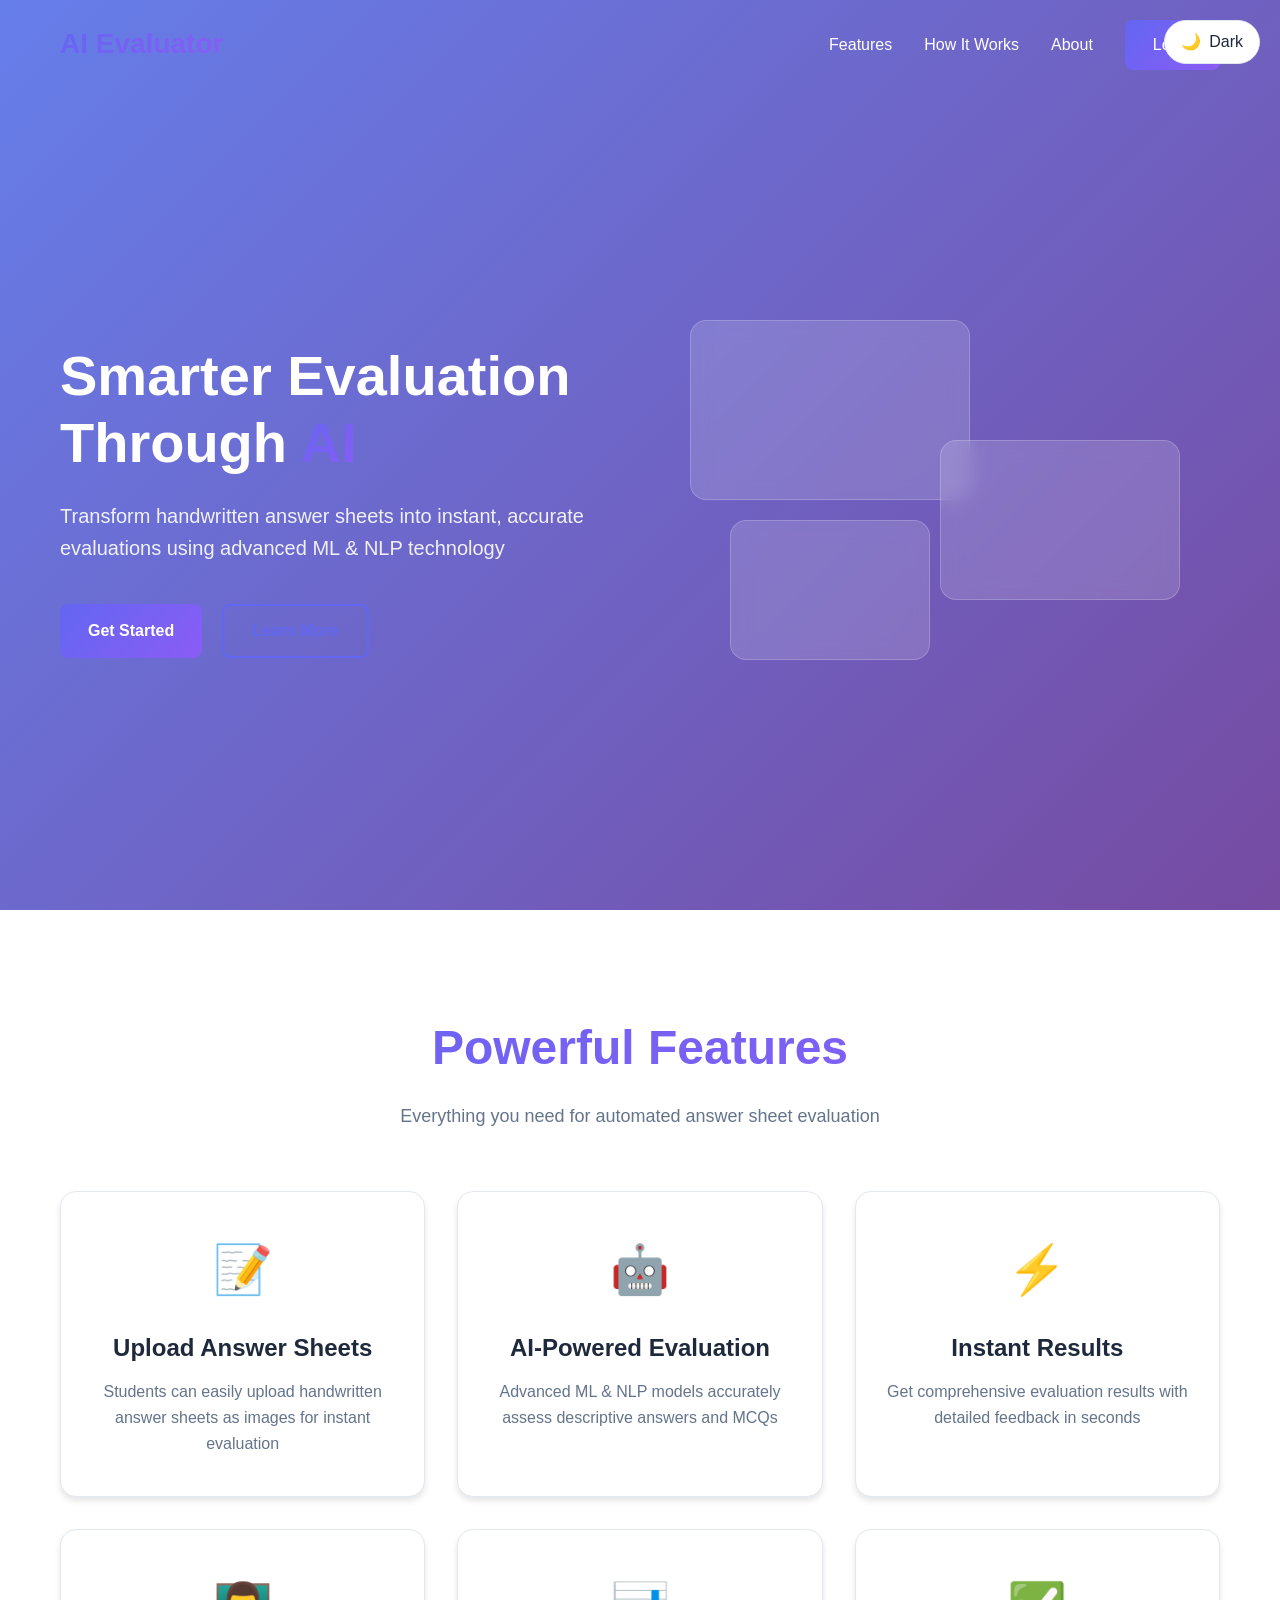
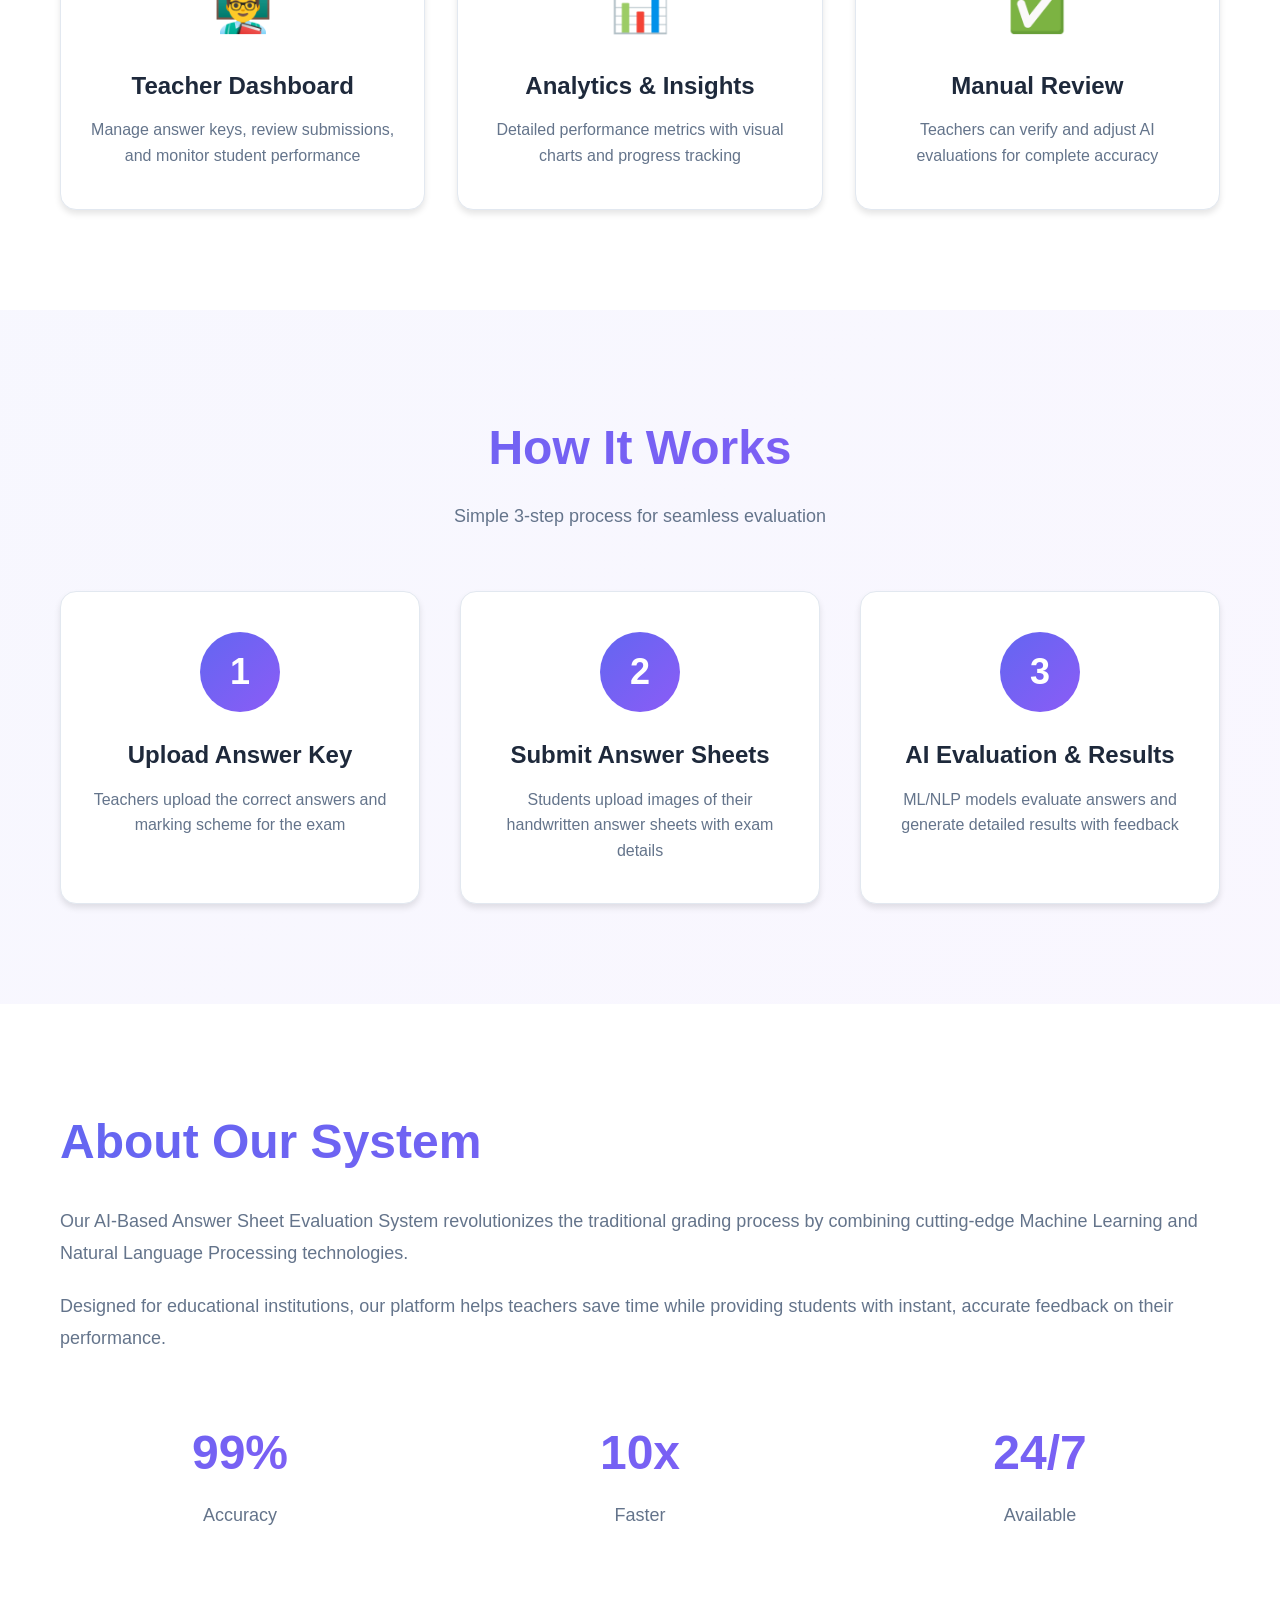
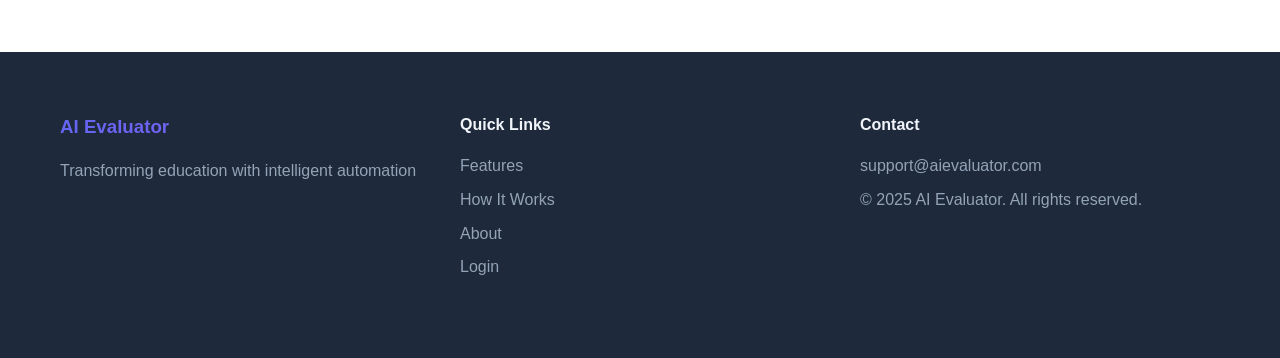
<file: frontend/HTML Files/index.html>
<!DOCTYPE html>
<html lang="en">
<head>
    <meta charset="UTF-8">
    <meta name="viewport" content="width=device-width, initial-scale=1.0">
    <title>AI-Based Answer Sheet Evaluation System</title>
    <link rel="stylesheet" href="../CSS Files/global.css">
    <link rel="stylesheet" href="../CSS Files/landing.css">
</head>
<body>
    <div class="theme-toggle" onclick="toggleTheme()">
        <span id="theme-icon">🌙</span>
        <span id="theme-text">Dark</span>
    </div>

    <header class="hero">
        <nav class="navbar">
            <div class="container">
                <div class="nav-content">
                    <div class="logo">
                        <span class="gradient-text">AI Evaluator</span>
                    </div>
                    <div class="nav-links">
                        <a href="#features">Features</a>
                        <a href="#how-it-works">How It Works</a>
                        <a href="#about">About</a>
                        <a href="login.html" class="btn btn-primary">Login</a>
                    </div>
                    <div class="mobile-menu-btn" onclick="toggleMobileMenu()">
                        <span></span>
                        <span></span>
                        <span></span>
                    </div>
                </div>
            </div>
        </nav>

        <div class="hero-content">
            <div class="container">
                <div class="hero-text fade-in">
                    <h1 class="hero-title">Smarter Evaluation Through <span class="gradient-text">AI</span></h1>
                    <p class="hero-subtitle">Transform handwritten answer sheets into instant, accurate evaluations using advanced ML & NLP technology</p>
                    <div class="hero-buttons">
                        <a href="login.html" class="btn btn-primary">Get Started</a>
                        <a href="#how-it-works" class="btn btn-secondary">Learn More</a>
                    </div>
                </div>
                <div class="hero-image fade-in">
                    <div class="floating-card card-1"></div>
                    <div class="floating-card card-2"></div>
                    <div class="floating-card card-3"></div>
                </div>
            </div>
        </div>
    </header>

    <section id="features" class="features">
        <div class="container">
            <h2 class="section-title gradient-text">Powerful Features</h2>
            <p class="section-subtitle">Everything you need for automated answer sheet evaluation</p>
            
            <div class="features-grid">
                <div class="feature-card card slide-in">
                    <div class="feature-icon">📝</div>
                    <h3>Upload Answer Sheets</h3>
                    <p>Students can easily upload handwritten answer sheets as images for instant evaluation</p>
                </div>
                
                <div class="feature-card card slide-in">
                    <div class="feature-icon">🤖</div>
                    <h3>AI-Powered Evaluation</h3>
                    <p>Advanced ML & NLP models accurately assess descriptive answers and MCQs</p>
                </div>
                
                <div class="feature-card card slide-in">
                    <div class="feature-icon">⚡</div>
                    <h3>Instant Results</h3>
                    <p>Get comprehensive evaluation results with detailed feedback in seconds</p>
                </div>
                
                <div class="feature-card card slide-in">
                    <div class="feature-icon">👨‍🏫</div>
                    <h3>Teacher Dashboard</h3>
                    <p>Manage answer keys, review submissions, and monitor student performance</p>
                </div>
                
                <div class="feature-card card slide-in">
                    <div class="feature-icon">📊</div>
                    <h3>Analytics & Insights</h3>
                    <p>Detailed performance metrics with visual charts and progress tracking</p>
                </div>
                
                <div class="feature-card card slide-in">
                    <div class="feature-icon">✅</div>
                    <h3>Manual Review</h3>
                    <p>Teachers can verify and adjust AI evaluations for complete accuracy</p>
                </div>
            </div>
        </div>
    </section>

    <section id="how-it-works" class="how-it-works">
        <div class="container">
            <h2 class="section-title gradient-text">How It Works</h2>
            <p class="section-subtitle">Simple 3-step process for seamless evaluation</p>
            
            <div class="steps-grid">
                <div class="step-card card">
                    <div class="step-number">1</div>
                    <h3>Upload Answer Key</h3>
                    <p>Teachers upload the correct answers and marking scheme for the exam</p>
                </div>
                
                <div class="step-card card">
                    <div class="step-number">2</div>
                    <h3>Submit Answer Sheets</h3>
                    <p>Students upload images of their handwritten answer sheets with exam details</p>
                </div>
                
                <div class="step-card card">
                    <div class="step-number">3</div>
                    <h3>AI Evaluation & Results</h3>
                    <p>ML/NLP models evaluate answers and generate detailed results with feedback</p>
                </div>
            </div>
        </div>
    </section>

    <section id="about" class="about">
        <div class="container">
            <div class="about-content">
                <div class="about-text">
                    <h2 class="gradient-text">About Our System</h2>
                    <p>Our AI-Based Answer Sheet Evaluation System revolutionizes the traditional grading process by combining cutting-edge Machine Learning and Natural Language Processing technologies.</p>
                    <p>Designed for educational institutions, our platform helps teachers save time while providing students with instant, accurate feedback on their performance.</p>
                    <div class="stats">
                        <div class="stat-item">
                            <h3>99%</h3>
                            <p>Accuracy</p>
                        </div>
                        <div class="stat-item">
                            <h3>10x</h3>
                            <p>Faster</p>
                        </div>
                        <div class="stat-item">
                            <h3>24/7</h3>
                            <p>Available</p>
                        </div>
                    </div>
                </div>
            </div>
        </div>
    </section>

    <footer class="footer">
        <div class="container">
            <div class="footer-content">
                <div class="footer-section">
                    <h3 class="gradient-text">AI Evaluator</h3>
                    <p>Transforming education with intelligent automation</p>
                </div>
                <div class="footer-section">
                    <h4>Quick Links</h4>
                    <a href="#features">Features</a>
                    <a href="#how-it-works">How It Works</a>
                    <a href="#about">About</a>
                    <a href="login.html">Login</a>
                </div>
                <div class="footer-section">
                    <h4>Contact</h4>
                    <p>support@aievaluator.com</p>
                    <p>© 2025 AI Evaluator. All rights reserved.</p>
                </div>
            </div>
        </div>
    </footer>

    <script src="../js/theme.js"></script>
    <script src="../js/landing.js"></script>
</body>
</html>
</file>
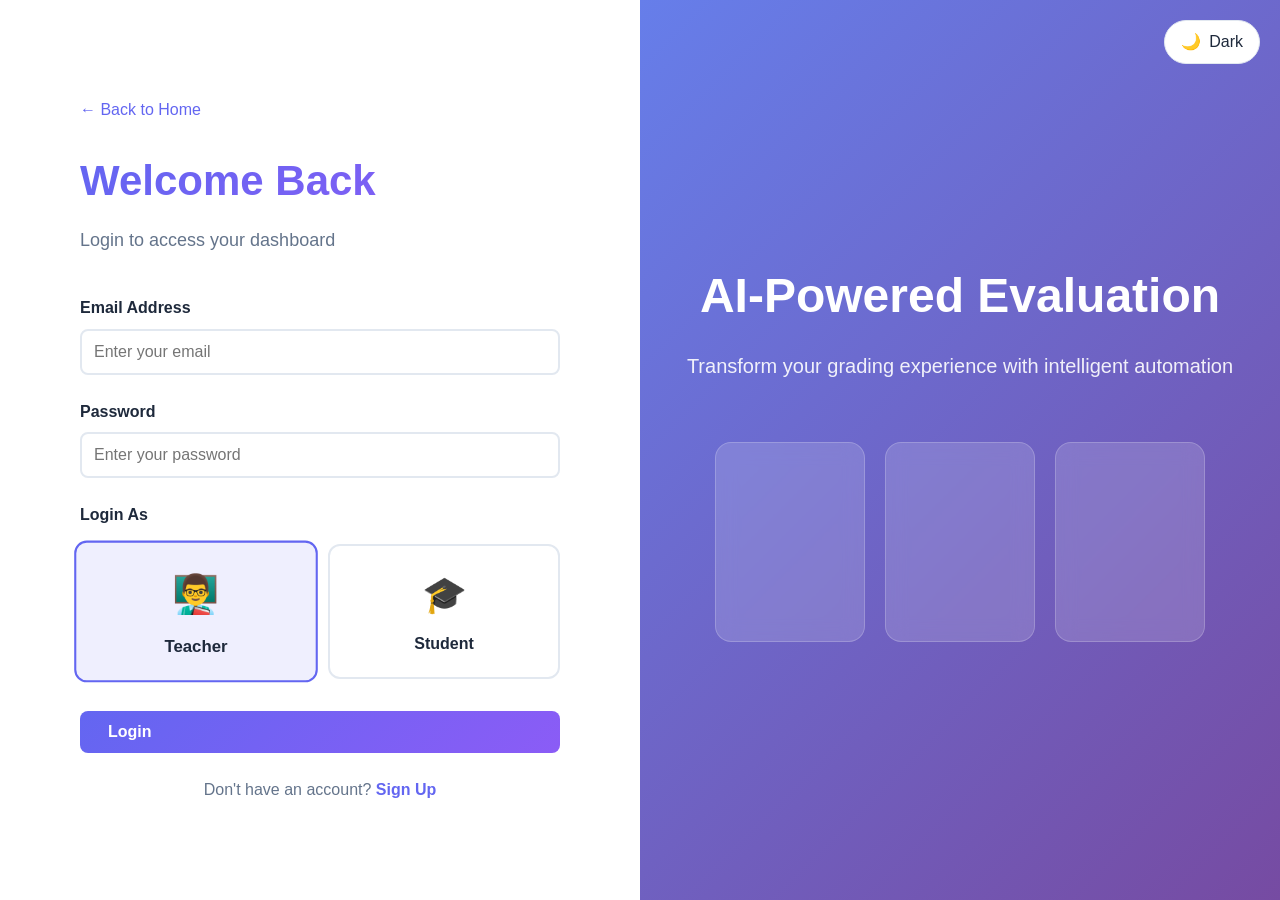
<file: frontend/HTML Files/login.html>
<!DOCTYPE html>
<html lang="en">
<head>
    <meta charset="UTF-8">
    <meta name="viewport" content="width=device-width, initial-scale=1.0">
    <title>Login - AI Evaluator</title>
    <link rel="stylesheet" href="../CSS Files/global.css">
    <link rel="stylesheet" href="../CSS Files/auth.css">
</head>
<body>
    <div class="theme-toggle" onclick="toggleTheme()">
        <span id="theme-icon">🌙</span>
        <span id="theme-text">Dark</span>
    </div>

    <div class="auth-container">
        <div class="auth-left">
            <div class="auth-content">
                <a href="index.html" class="back-link">← Back to Home</a>
                <h1 class="gradient-text">Welcome Back</h1>
                <p class="auth-subtitle">Login to access your dashboard</p>

                <form id="loginForm" class="auth-form">
                    <div class="form-group">
                        <label>Email Address</label>
                        <input type="email" id="email" placeholder="Enter your email" required>
                    </div>

                    <div class="form-group">
                        <label>Password</label>
                        <input type="password" id="password" placeholder="Enter your password" autocomplete="current-password" required>
                    </div>

                    <div class="form-group">
                        <label>Login As</label>
                        <div class="role-selector">
                            <label class="role-option">
                                <input type="radio" name="role" value="teacher" checked>
                                <div class="role-card">
                                    <div class="role-icon">👨‍🏫</div>
                                    <div class="role-name">Teacher</div>
                                </div>
                            </label>
                            <label class="role-option">
                                <input type="radio" name="role" value="student">
                                <div class="role-card">
                                    <div class="role-icon">🎓</div>
                                    <div class="role-name">Student</div>
                                </div>
                            </label>
                        </div>
                    </div>

                    <button type="submit" class="btn btn-primary btn-full">Login</button>
                </form>

                <div class="auth-footer">
                    <p>Don't have an account? <a href="signup.html">Sign Up</a></p>
                </div>
            </div>
        </div>

        <div class="auth-right">
            <div class="auth-visual">
                <h2>AI-Powered Evaluation</h2>
                <p>Transform your grading experience with intelligent automation</p>
                <div class="visual-cards">
                    <div class="visual-card"></div>
                    <div class="visual-card"></div>
                    <div class="visual-card"></div>
                </div>
            </div>
        </div>
    </div>

    <script src="../js/theme.js"></script>
    <script src="../js/auth.js"></script>
</body>
</html>
</file>
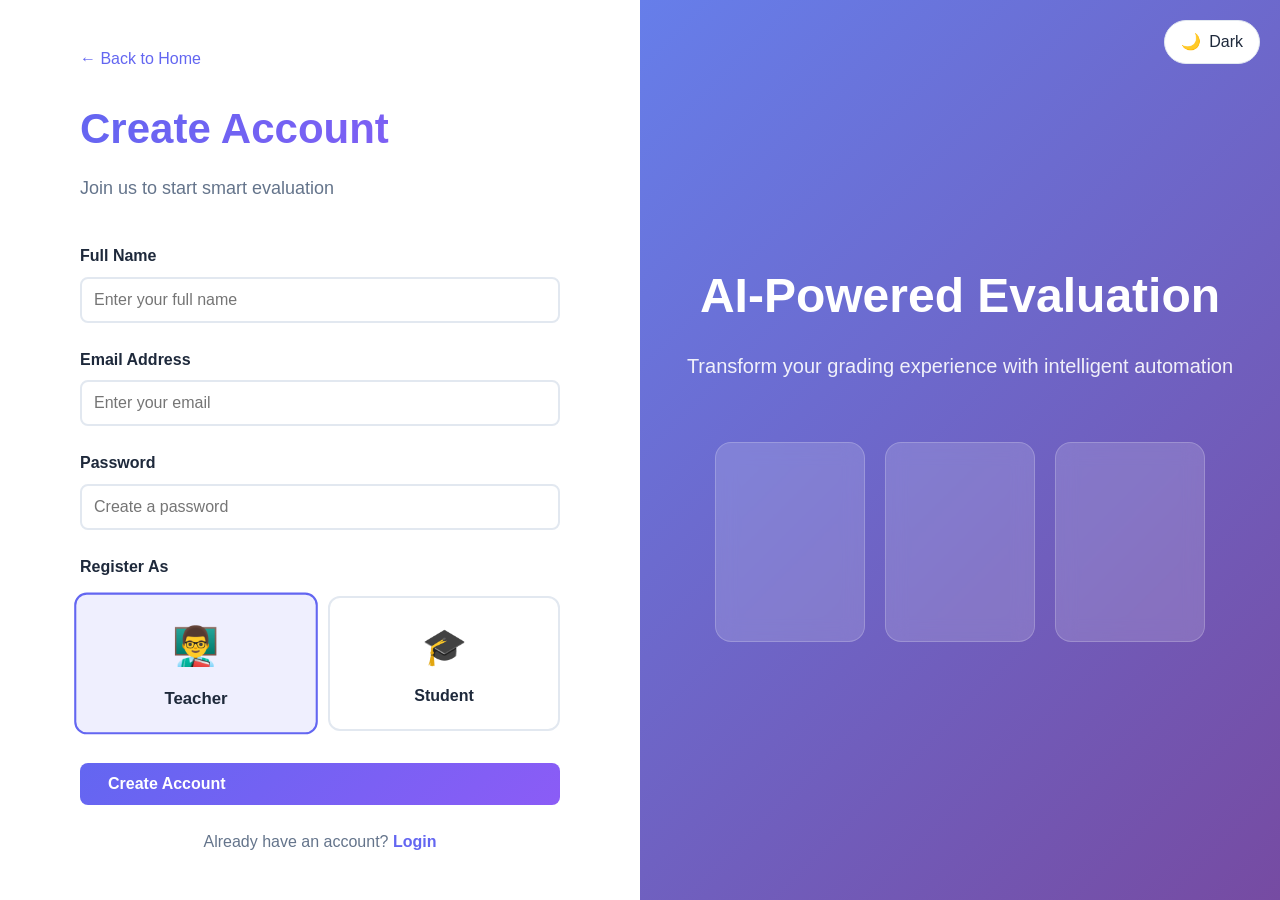
<file: frontend/HTML Files/signup.html>
<!DOCTYPE html>
<html lang="en">
<head>
    <meta charset="UTF-8">
    <meta name="viewport" content="width=device-width, initial-scale=1.0">
    <title>Sign Up - AI Evaluator</title>
    <link rel="stylesheet" href="../CSS Files/global.css">
    <link rel="stylesheet" href="../CSS Files/auth.css">
</head>
<body>
    <div class="theme-toggle" onclick="toggleTheme()">
        <span id="theme-icon">🌙</span>
        <span id="theme-text">Dark</span>
    </div>

    <div class="auth-container">
        <div class="auth-left">
            <div class="auth-content">
                <a href="index.html" class="back-link">← Back to Home</a>
                <h1 class="gradient-text">Create Account</h1>
                <p class="auth-subtitle">Join us to start smart evaluation</p>

                <form id="signupForm" class="auth-form">
                    <div class="form-group">
                        <label>Full Name</label>
                        <input type="text" id="fullname" placeholder="Enter your full name" required>
                    </div>

                    <div class="form-group">
                        <label>Email Address</label>
                        <input type="email" id="email" placeholder="Enter your email" required>
                    </div>

                    <div class="form-group">
                        <label>Password</label>
                        <input type="password" id="password" placeholder="Create a password" autocomplete="new-password" required>
                    </div>

                    <div class="form-group">
                        <label>Register As</label>
                        <div class="role-selector">
                            <label class="role-option">
                                <input type="radio" name="role" value="teacher" checked>
                                <div class="role-card">
                                    <div class="role-icon">👨‍🏫</div>
                                    <div class="role-name">Teacher</div>
                                </div>
                            </label>
                            <label class="role-option">
                                <input type="radio" name="role" value="student">
                                <div class="role-card">
                                    <div class="role-icon">🎓</div>
                                    <div class="role-name">Student</div>
                                </div>
                            </label>
                        </div>
                    </div>

                    <button type="submit" class="btn btn-primary btn-full">Create Account</button>
                </form>

                <div class="auth-footer">
                    <p>Already have an account? <a href="login.html">Login</a></p>
                </div>
            </div>
        </div>

        <div class="auth-right">
            <div class="auth-visual">
                <h2>AI-Powered Evaluation</h2>
                <p>Transform your grading experience with intelligent automation</p>
                <div class="visual-cards">
                    <div class="visual-card"></div>
                    <div class="visual-card"></div>
                    <div class="visual-card"></div>
                </div>
            </div>
        </div>
    </div>

    <script src="../js/theme.js"></script>
    <script src="../js/auth.js"></script>
</body>
</html>
</file>
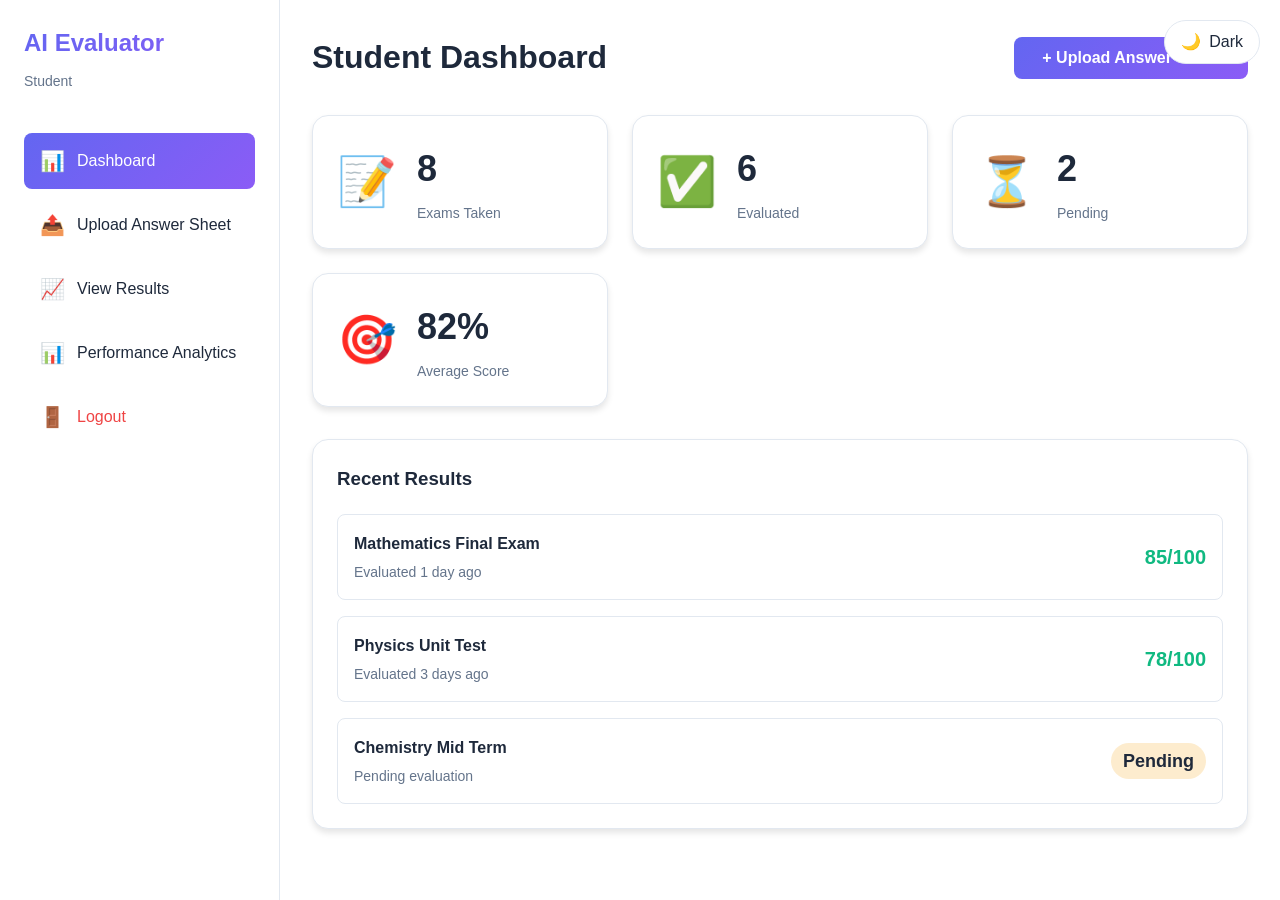
<file: frontend/HTML Files/student-dashboard.html>
<!DOCTYPE html>
<html lang="en">
<head>
    <meta charset="UTF-8">
    <meta name="viewport" content="width=device-width, initial-scale=1.0">
    <title>Student Dashboard - AI Evaluator</title>
    <link rel="stylesheet" href="../CSS Files/global.css">
    <link rel="stylesheet" href="../CSS Files/dashboard.css">
</head>
<body>
    <div class="theme-toggle" onclick="toggleTheme()">
        <span id="theme-icon">🌙</span>
        <span id="theme-text">Dark</span>
    </div>

    <div class="dashboard-container">
        <aside class="sidebar">
            <div class="sidebar-header">
                <h2 class="gradient-text">AI Evaluator</h2>
                <p class="user-role">Student</p>
            </div>

            <nav class="sidebar-nav">
                <a href="#" class="nav-item active" onclick="showSection('overview', event)">
                    <span class="nav-icon">📊</span>
                    <span>Dashboard</span>
                </a>
                <a href="#" class="nav-item" onclick="showSection('upload', event)">
                    <span class="nav-icon">📤</span>
                    <span>Upload Answer Sheet</span>
                </a>
                <a href="#" class="nav-item" onclick="showSection('results', event)">
                    <span class="nav-icon">📈</span>
                    <span>View Results</span>
                </a>
                <a href="#" class="nav-item" onclick="showSection('performance', event)">
                    <span class="nav-icon">📊</span>
                    <span>Performance Analytics</span>
                </a>
                <a href="index.html" class="nav-item logout">
                    <span class="nav-icon">🚪</span>
                    <span>Logout</span>
                </a>
            </nav>
        </aside>

        <main class="main-content">
            <header class="dashboard-header">
                <h1 id="section-title">Student Dashboard</h1>
                <div class="header-actions">
                    <button class="btn btn-primary" onclick="showSection('upload', event)">+ Upload Answer Sheet</button>
                </div>
            </header>

            <div id="overview" class="content-section active">
                <div class="stats-grid">
                    <div class="stat-card card">
                        <div class="stat-icon">📝</div>
                        <div class="stat-info">
                            <h3>8</h3>
                            <p>Exams Taken</p>
                        </div>
                    </div>
                    <div class="stat-card card">
                        <div class="stat-icon">✅</div>
                        <div class="stat-info">
                            <h3>6</h3>
                            <p>Evaluated</p>
                        </div>
                    </div>
                    <div class="stat-card card">
                        <div class="stat-icon">⏳</div>
                        <div class="stat-info">
                            <h3>2</h3>
                            <p>Pending</p>
                        </div>
                    </div>
                    <div class="stat-card card">
                        <div class="stat-icon">🎯</div>
                        <div class="stat-info">
                            <h3>82%</h3>
                            <p>Average Score</p>
                        </div>
                    </div>
                </div>

                <div class="recent-results card">
                    <h3>Recent Results</h3>
                    <div class="results-list">
                        <div class="result-item">
                            <div class="result-info">
                                <p class="result-title">Mathematics Final Exam</p>
                                <p class="result-meta">Evaluated 1 day ago</p>
                            </div>
                            <div class="result-score-badge">
                                <span class="score">85/100</span>
                            </div>
                        </div>
                        <div class="result-item">
                            <div class="result-info">
                                <p class="result-title">Physics Unit Test</p>
                                <p class="result-meta">Evaluated 3 days ago</p>
                            </div>
                            <div class="result-score-badge">
                                <span class="score">78/100</span>
                            </div>
                        </div>
                        <div class="result-item">
                            <div class="result-info">
                                <p class="result-title">Chemistry Mid Term</p>
                                <p class="result-meta">Pending evaluation</p>
                            </div>
                            <div class="result-score-badge">
                                <span class="badge badge-pending">Pending</span>
                            </div>
                        </div>
                    </div>
                </div>
            </div>

            <div id="upload" class="content-section">
                <div class="upload-container card">
                    <h3>Upload Answer Sheet</h3>
                    <form id="answerSheetForm">
                        <div class="form-group">
                            <label>Exam Name</label>
                            <input type="text" id="examName" name="exam_name" placeholder="e.g., Mathematics Final Exam" required>
                        </div>
                        <div class="form-group">
                            <label>Subject</label>
                            <input type="text" id="subject" name="subject" placeholder="e.g., Mathematics" required>
                        </div>
                        <div class="form-group">
                            <label>Student Roll Number</label>
                            <input type="text" id="rollNumber" name="roll_number" placeholder="e.g., 2024001" required>
                        </div>
                        <div class="form-group">
                            <label>Upload Answer Sheet (Handwritten)</label>
                            <div class="file-upload" id="answerSheetUpload">
                                <input type="file" id="answerSheetFile" name="files" accept="image/*,.pdf" multiple hidden>
                                <div class="upload-placeholder" onclick="document.getElementById('answerSheetFile').click()">
                                    <span class="upload-icon">📸</span>
                                    <p>Click to upload or drag and drop</p>
                                    <p class="upload-hint">Upload images of your handwritten answer sheet</p>
                                    <p class="upload-hint">JPG, PNG (You can upload multiple pages)</p>
                                </div>
                                <div class="file-preview" id="answerSheetPreview" style="display: none;">
                                    <div id="imageGallery" class="image-gallery"></div>
                                </div>
                            </div>
                        </div>
                        <div class="form-group">
                            <label>Additional Notes (Optional)</label>
                            <textarea id="notes" name="notes" rows="3" placeholder="Any special instructions or notes for the teacher..."></textarea>
                        </div>
                        <button type="submit" class="btn btn-primary">Submit Answer Sheet</button>
                    </form>
                </div>
            </div>

            <div id="results" class="content-section">
                <div class="results-container">
                    <div class="results-header">
                        <input type="text" placeholder="Search exams..." class="search-input">
                        <select class="filter-select">
                            <option>All Results</option>
                            <option>Evaluated</option>
                            <option>Pending</option>
                        </select>
                    </div>
                    <div class="results-grid">
                        <div class="exam-result-card card" onclick="showDetailedResult()">
                            <div class="exam-header">
                                <h4>Mathematics Final Exam</h4>
                                <span class="badge badge-evaluated">Evaluated</span>
                            </div>
                            <div class="exam-score">
                                <span class="score-large">85</span>
                                <span class="score-total">/100</span>
                            </div>
                            <div class="exam-details">
                                <p>Submitted: 2 days ago</p>
                                <p>Evaluated: 1 day ago</p>
                            </div>
                            <button class="btn btn-secondary btn-full">View Details</button>
                        </div>
                        <div class="exam-result-card card">
                            <div class="exam-header">
                                <h4>Physics Unit Test</h4>
                                <span class="badge badge-evaluated">Evaluated</span>
                            </div>
                            <div class="exam-score">
                                <span class="score-large">78</span>
                                <span class="score-total">/100</span>
                            </div>
                            <div class="exam-details">
                                <p>Submitted: 4 days ago</p>
                                <p>Evaluated: 3 days ago</p>
                            </div>
                            <button class="btn btn-secondary btn-full">View Details</button>
                        </div>
                        <div class="exam-result-card card">
                            <div class="exam-header">
                                <h4>Chemistry Mid Term</h4>
                                <span class="badge badge-pending">Pending</span>
                            </div>
                            <div class="exam-score">
                                <span class="score-pending">⏳</span>
                            </div>
                            <div class="exam-details">
                                <p>Submitted: 1 day ago</p>
                                <p>Awaiting evaluation</p>
                            </div>
                        </div>
                    </div>
                </div>
            </div>

            <div id="performance" class="content-section">
                <div class="performance-container">
                    <div class="performance-overview card">
                        <h3>Performance Overview</h3>
                        <div class="performance-stats">
                            <div class="performance-stat">
                                <h4>Average Score</h4>
                                <p class="stat-value">82%</p>
                            </div>
                            <div class="performance-stat">
                                <h4>Highest Score</h4>
                                <p class="stat-value">92%</p>
                            </div>
                            <div class="performance-stat">
                                <h4>Total Exams</h4>
                                <p class="stat-value">8</p>
                            </div>
                        </div>
                    </div>
                    
                    <div class="chart-container card">
                        <h3>Performance Trend</h3>
                        <canvas id="performanceChart" width="400" height="200"></canvas>
                    </div>

                    <div class="subject-performance card">
                        <h3>Subject-wise Performance</h3>
                        <div class="subject-list">
                            <div class="subject-item">
                                <div class="subject-info">
                                    <span>Mathematics</span>
                                    <span>85%</span>
                                </div>
                                <div class="progress-bar">
                                    <div class="progress-fill" style="width: 85%"></div>
                                </div>
                            </div>
                            <div class="subject-item">
                                <div class="subject-info">
                                    <span>Physics</span>
                                    <span>78%</span>
                                </div>
                                <div class="progress-bar">
                                    <div class="progress-fill" style="width: 78%"></div>
                                </div>
                            </div>
                            <div class="subject-item">
                                <div class="subject-info">
                                    <span>Chemistry</span>
                                    <span>82%</span>
                                </div>
                                <div class="progress-bar">
                                    <div class="progress-fill" style="width: 82%"></div>
                                </div>
                            </div>
                        </div>
                    </div>
                </div>
            </div>
        </main>
    </div>

    <div class="modal" id="resultModal">
        <div class="modal-content">
            <h3>Exam Results - Mathematics Final Exam</h3>
            <div class="modal-score">
                <span class="score-large">85</span>
                <span class="score-total">/100</span>
            </div>
            <div class="feedback-section">
                <h4>AI Feedback</h4>
                <p>Your performance was excellent! You demonstrated strong understanding of the concepts.</p>
                <div class="question-feedback">
                    <p><strong>Question 1:</strong> Perfect answer with clear methodology (10/10)</p>
                    <p><strong>Question 2:</strong> Good work, minor calculation error (8/10)</p>
                </div>
            </div>
            <button class="btn btn-primary btn-full" onclick="closeModal()">Close</button>
        </div>
    </div>

    <script src="../js/theme.js"></script>
    <script src="../js/dashboard.js"></script>
    <script src="../js/chart.js"></script>
</body>
</html>
</file>
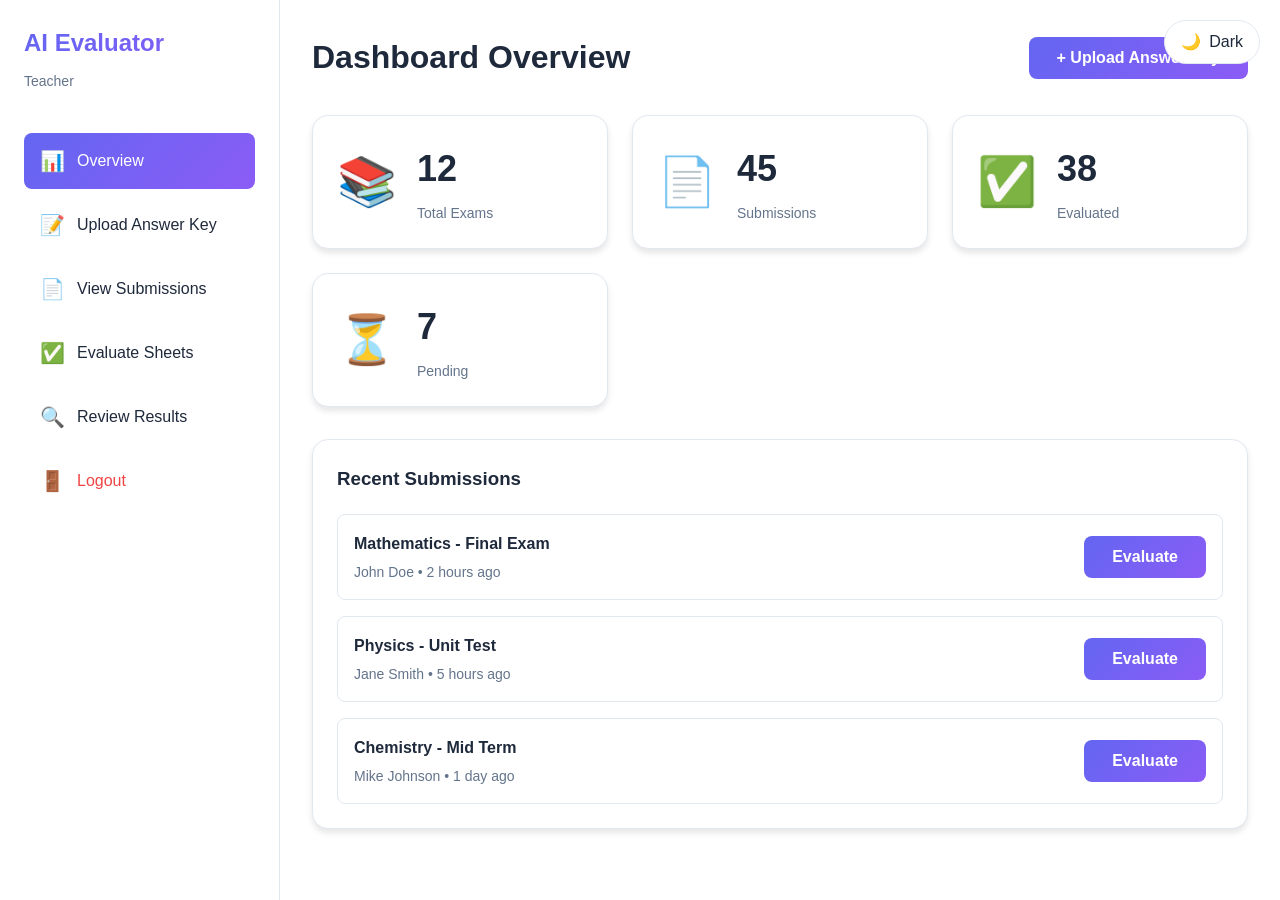
<file: frontend/HTML Files/teacher-dashboard.html>
<!DOCTYPE html>
<html lang="en">
<head>
    <meta charset="UTF-8">
    <meta name="viewport" content="width=device-width, initial-scale=1.0">
    <title>Teacher Dashboard - AI Evaluator</title>
    <link rel="stylesheet" href="../CSS Files/global.css">
    <link rel="stylesheet" href="../CSS Files/dashboard.css">
</head>
<body>
    <div class="theme-toggle" onclick="toggleTheme()">
        <span id="theme-icon">🌙</span>
        <span id="theme-text">Dark</span>
    </div>

    <div class="dashboard-container">
        <aside class="sidebar">
            <div class="sidebar-header">
                <h2 class="gradient-text">AI Evaluator</h2>
                <p class="user-role">Teacher</p>
            </div>

            <nav class="sidebar-nav">
                <a href="#" class="nav-item active" onclick="showSection('overview', event)">
                    <span class="nav-icon">📊</span>
                    <span>Overview</span>
                </a>
                <a href="#" class="nav-item" onclick="showSection('upload-key', event)">
                    <span class="nav-icon">📝</span>
                    <span>Upload Answer Key</span>
                </a>
                <a href="#" class="nav-item" onclick="showSection('submissions', event)">
                    <span class="nav-icon">📄</span>
                    <span>View Submissions</span>
                </a>
                <a href="#" class="nav-item" onclick="showSection('evaluate', event)">
                    <span class="nav-icon">✅</span>
                    <span>Evaluate Sheets</span>
                </a>
                <a href="#" class="nav-item" onclick="showSection('review', event)">
                    <span class="nav-icon">🔍</span>
                    <span>Review Results</span>
                </a>
                <a href="index.html" class="nav-item logout">
                    <span class="nav-icon">🚪</span>
                    <span>Logout</span>
                </a>
            </nav>
        </aside>

        <main class="main-content">
            <header class="dashboard-header">
                <h1 id="section-title">Dashboard Overview</h1>
                <div class="header-actions">
                    <button class="btn btn-primary" onclick="showSection('upload-key', event)">+ Upload Answer Key</button>
                </div>
            </header>

            <div id="overview" class="content-section active">
                <div class="stats-grid">
                    <div class="stat-card card">
                        <div class="stat-icon">📚</div>
                        <div class="stat-info">
                            <h3>12</h3>
                            <p>Total Exams</p>
                        </div>
                    </div>
                    <div class="stat-card card">
                        <div class="stat-icon">📄</div>
                        <div class="stat-info">
                            <h3>45</h3>
                            <p>Submissions</p>
                        </div>
                    </div>
                    <div class="stat-card card">
                        <div class="stat-icon">✅</div>
                        <div class="stat-info">
                            <h3>38</h3>
                            <p>Evaluated</p>
                        </div>
                    </div>
                    <div class="stat-card card">
                        <div class="stat-icon">⏳</div>
                        <div class="stat-info">
                            <h3>7</h3>
                            <p>Pending</p>
                        </div>
                    </div>
                </div>

                <div class="recent-activity card">
                    <h3>Recent Submissions</h3>
                    <div class="activity-list">
                        <div class="activity-item">
                            <div class="activity-info">
                                <p class="activity-title">Mathematics - Final Exam</p>
                                <p class="activity-meta">John Doe • 2 hours ago</p>
                            </div>
                            <button class="btn btn-primary" onclick="showSection('evaluate')">Evaluate</button>
                        </div>
                        <div class="activity-item">
                            <div class="activity-info">
                                <p class="activity-title">Physics - Unit Test</p>
                                <p class="activity-meta">Jane Smith • 5 hours ago</p>
                            </div>
                            <button class="btn btn-primary" onclick="showSection('evaluate')">Evaluate</button>
                        </div>
                        <div class="activity-item">
                            <div class="activity-info">
                                <p class="activity-title">Chemistry - Mid Term</p>
                                <p class="activity-meta">Mike Johnson • 1 day ago</p>
                            </div>
                            <button class="btn btn-primary" onclick="showSection('evaluate')">Evaluate</button>
                        </div>
                    </div>
                </div>
            </div>

            <div id="upload-key" class="content-section">
                <div class="upload-container card">
                    <h3>Upload Answer Key</h3>
                    <form id="answerKeyForm">
                        <div class="form-group">
                            <label>Exam Name</label>
                            <input type="text" id="examName" name="exam_name" placeholder="e.g., Mathematics Final Exam" required>
                        </div>
                        <div class="form-group">
                            <label>Subject</label>
                            <input type="text" id="subject" name="subject" placeholder="e.g., Mathematics" required>
                        </div>
                        <div class="form-group">
                            <label>Total Marks</label>
                            <input type="number" id="totalMarks" name="total_marks" placeholder="e.g., 100" required>
                        </div>
                        <div class="form-group">
                            <label>Answer Key Type</label>
                            <select id="keyType" name="key_type">
                                <option>Descriptive Answers</option>
                                <option>MCQs</option>
                                <option>Mixed (Descriptive + MCQs)</option>
                            </select>
                        </div>
                        <div class="form-group">
                            <label>Upload Answer Key Document</label>
                            <div class="file-upload" id="answerKeyUpload">
                                <input type="file" id="answerKeyFile" accept="image/*,.pdf" hidden>
                                <div class="upload-placeholder" onclick="document.getElementById('answerKeyFile').click()">
                                    <span class="upload-icon">📁</span>
                                    <p>Click to upload or drag and drop</p>
                                    <p class="upload-hint">PDF, JPG, PNG (Max 10MB)</p>
                                </div>
                                <div class="file-preview" id="answerKeyPreview" style="display: none;">
                                    <img id="answerKeyImage" style="max-width: 100%; border-radius: 8px;">
                                    <p id="answerKeyFileName"></p>
                                </div>
                            </div>
                        </div>
                        <button type="submit" class="btn btn-primary">Upload Answer Key</button>
                    </form>
                </div>
            </div>

            <div id="submissions" class="content-section">
                <div class="submissions-container">
                    <div class="submissions-header">
                        <input type="text" placeholder="Search submissions..." class="search-input">
                        <select class="filter-select">
                            <option>All Status</option>
                            <option>Pending</option>
                            <option>Evaluated</option>
                        </select>
                    </div>
                    <div class="submissions-grid">
                        <div class="submission-card card">
                            <div class="submission-header">
                                <h4>Mathematics Final Exam</h4>
                                <span class="badge badge-pending">Pending</span>
                            </div>
                            <p class="submission-info">Student: John Doe</p>
                            <p class="submission-info">Submitted: 2 hours ago</p>
                            <button class="btn btn-primary" onclick="showSection('evaluate')">Evaluate Now</button>
                        </div>
                        <div class="submission-card card">
                            <div class="submission-header">
                                <h4>Physics Unit Test</h4>
                                <span class="badge badge-evaluated">Evaluated</span>
                            </div>
                            <p class="submission-info">Student: Jane Smith</p>
                            <p class="submission-info">Submitted: 5 hours ago</p>
                            <button class="btn btn-secondary" onclick="showSection('review')">View Results</button>
                        </div>
                    </div>
                </div>
            </div>

            <div id="evaluate" class="content-section">
                <div class="evaluate-container card">
                    <h3>Evaluate Answer Sheet</h3>
                    <div class="evaluate-content">
                        <div class="sheet-preview">
                            <h4>Answer Sheet Preview</h4>
                            <div class="preview-placeholder">
                                <p>Answer sheet image will appear here</p>
                            </div>
                        </div>
                        <div class="evaluation-panel">
                            <h4>AI Evaluation</h4>
                            <div class="evaluation-info">
                                <p><strong>Student:</strong> John Doe</p>
                                <p><strong>Exam:</strong> Mathematics Final Exam</p>
                                <p><strong>Total Marks:</strong> 100</p>
                            </div>
                            <button class="btn btn-primary btn-full" onclick="startEvaluation()">Start AI Evaluation</button>
                            <div class="evaluation-progress" id="evaluationProgress" style="display: none;">
                                <div class="progress-bar">
                                    <div class="progress-fill" id="progressFill"></div>
                                </div>
                                <p id="progressText">Processing... 0%</p>
                            </div>
                            <div class="evaluation-result" id="evaluationResult" style="display: none;">
                                <h4>Evaluation Complete!</h4>
                                <p class="result-score">Score: 85/100</p>
                                <button class="btn btn-secondary btn-full" onclick="showSection('review')">Review Details</button>
                            </div>
                        </div>
                    </div>
                </div>
            </div>

            <div id="review" class="content-section">
                <div class="review-container card">
                    <h3>Review Evaluation Results</h3>
                    <div class="result-summary">
                        <div class="result-item">
                            <label>Student Name:</label>
                            <span>John Doe</span>
                        </div>
                        <div class="result-item">
                            <label>Exam:</label>
                            <span>Mathematics Final Exam</span>
                        </div>
                        <div class="result-item">
                            <label>Score:</label>
                            <span class="score-value">85/100</span>
                        </div>
                    </div>
                    <div class="question-breakdown">
                        <h4>Question-wise Breakdown</h4>
                        <div class="question-item">
                            <div class="question-header">
                                <span>Question 1</span>
                                <span class="question-score">10/10</span>
                            </div>
                            <p class="ai-feedback">Excellent answer with clear explanation and correct methodology.</p>
                        </div>
                        <div class="question-item">
                            <div class="question-header">
                                <span>Question 2</span>
                                <span class="question-score">8/10</span>
                            </div>
                            <p class="ai-feedback">Good understanding but minor calculation error in step 3.</p>
                        </div>
                    </div>
                    <div class="review-actions">
                        <button class="btn btn-primary">Approve Results</button>
                        <button class="btn btn-secondary">Adjust Scores</button>
                    </div>
                </div>
            </div>
        </main>
    </div>

    <script src="../js/theme.js"></script>
    <script src="../js/dashboard.js"></script>
</body>
</html>
</file>
<file: frontend/CSS Files/global.css>
:root {
  --primary-color: #6366f1;
  --primary-dark: #4f46e5;
  --secondary-color: #8b5cf6;
  --accent-color: #06b6d4;
  --bg-light: #ffffff;
  --bg-dark: #0f172a;
  --text-light: #1e293b;
  --text-dark: #f1f5f9;
  --card-light: #ffffff;
  --card-dark: #1e293b;
  --border-light: #e2e8f0;
  --border-dark: #334155;
  --success: #10b981;
  --warning: #f59e0b;
  --error: #ef4444;
  --gradient-1: linear-gradient(135deg, #667eea 0%, #764ba2 100%);
  --gradient-2: linear-gradient(135deg, #6366f1 0%, #8b5cf6 100%);
  --gradient-3: linear-gradient(135deg, #06b6d4 0%, #3b82f6 100%);
}

* {
  margin: 0;
  padding: 0;
  box-sizing: border-box;
}

body {
  font-family: 'Segoe UI', Tahoma, Geneva, Verdana, sans-serif;
  background: var(--bg-light);
  color: var(--text-light);
  transition: background 0.3s ease, color 0.3s ease;
  line-height: 1.6;
}

body.dark-mode {
  background: var(--bg-dark);
  color: var(--text-dark);
}

.container {
  max-width: 1200px;
  margin: 0 auto;
  padding: 0 20px;
}

.btn {
  padding: 12px 28px;
  border: none;
  border-radius: 8px;
  font-size: 16px;
  font-weight: 600;
  cursor: pointer;
  transition: all 0.3s ease;
  display: inline-flex;
  align-items: center;
  gap: 8px;
  text-decoration: none;
}

.btn-primary {
  background: var(--gradient-2);
  color: white;
}

.btn-primary:hover {
  transform: translateY(-2px);
  box-shadow: 0 10px 25px rgba(99, 102, 241, 0.3);
}

.btn-secondary {
  background: transparent;
  color: var(--primary-color);
  border: 2px solid var(--primary-color);
}

.btn-secondary:hover {
  background: var(--primary-color);
  color: white;
}

.card {
  background: var(--card-light);
  border-radius: 16px;
  padding: 24px;
  box-shadow: 0 4px 6px rgba(0, 0, 0, 0.1);
  transition: all 0.3s ease;
  border: 1px solid var(--border-light);
}

body.dark-mode .card {
  background: var(--card-dark);
  border-color: var(--border-dark);
  box-shadow: 0 4px 6px rgba(0, 0, 0, 0.3);
}

.card:hover {
  transform: translateY(-5px);
  box-shadow: 0 12px 24px rgba(0, 0, 0, 0.15);
}

.theme-toggle {
  position: fixed;
  top: 20px;
  right: 20px;
  background: var(--card-light);
  border: 1px solid var(--border-light);
  border-radius: 50px;
  padding: 8px 16px;
  cursor: pointer;
  z-index: 1000;
  display: flex;
  align-items: center;
  gap: 8px;
  transition: all 0.3s ease;
}

body.dark-mode .theme-toggle {
  background: var(--card-dark);
  border-color: var(--border-dark);
}

.theme-toggle:hover {
  transform: scale(1.05);
}

.gradient-text {
  background: var(--gradient-2);
  -webkit-background-clip: text;
  -webkit-text-fill-color: transparent;
  background-clip: text;
}

.fade-in {
  animation: fadeIn 0.6s ease-in;
}

@keyframes fadeIn {
  from {
    opacity: 0;
    transform: translateY(20px);
  }
  to {
    opacity: 1;
    transform: translateY(0);
  }
}

.slide-in {
  animation: slideIn 0.5s ease-out;
}

@keyframes slideIn {
  from {
    opacity: 0;
    transform: translateX(-30px);
  }
  to {
    opacity: 1;
    transform: translateX(0);
  }
}

input, textarea, select {
  width: 100%;
  padding: 12px;
  border: 2px solid var(--border-light);
  border-radius: 8px;
  font-size: 16px;
  background: var(--bg-light);
  color: var(--text-light);
  transition: all 0.3s ease;
}

body.dark-mode input,
body.dark-mode textarea,
body.dark-mode select {
  background: var(--card-dark);
  border-color: var(--border-dark);
  color: var(--text-dark);
}

input:focus, textarea:focus, select:focus {
  outline: none;
  border-color: var(--primary-color);
  box-shadow: 0 0 0 3px rgba(99, 102, 241, 0.1);
}

.modal {
  display: none;
  position: fixed;
  top: 0;
  left: 0;
  width: 100%;
  height: 100%;
  background: rgba(0, 0, 0, 0.5);
  backdrop-filter: blur(4px);
  z-index: 2000;
  justify-content: center;
  align-items: center;
  animation: fadeIn 0.3s ease;
}

.modal.active {
  display: flex;
}

.modal-content {
  background: var(--card-light);
  border-radius: 16px;
  padding: 32px;
  max-width: 500px;
  width: 90%;
  animation: slideIn 0.3s ease;
}

body.dark-mode .modal-content {
  background: var(--card-dark);
}

@media (max-width: 768px) {
  .container {
    padding: 0 15px;
  }
  
  .btn {
    padding: 10px 20px;
    font-size: 14px;
  }
  
  .card {
    padding: 16px;
  }
}
</file>
<file: frontend/CSS Files/landing.css>
.hero {
  background: var(--gradient-1);
  min-height: 100vh;
  position: relative;
  overflow: hidden;
}

.navbar {
  padding: 20px 0;
  position: relative;
  z-index: 100;
}

.nav-content {
  display: flex;
  justify-content: space-between;
  align-items: center;
}

.logo {
  font-size: 28px;
  font-weight: 700;
}

.nav-links {
  display: flex;
  align-items: center;
  gap: 32px;
}

.nav-links a {
  color: white;
  text-decoration: none;
  font-weight: 500;
  transition: all 0.3s ease;
}

.nav-links a:not(.btn):hover {
  transform: translateY(-2px);
  opacity: 0.8;
}

.mobile-menu-btn {
  display: none;
  flex-direction: column;
  gap: 6px;
  cursor: pointer;
}

.mobile-menu-btn span {
  width: 25px;
  height: 3px;
  background: white;
  border-radius: 3px;
  transition: all 0.3s ease;
}

.hero-content {
  display: flex;
  align-items: center;
  min-height: calc(100vh - 80px);
  padding: 60px 0;
}

.hero-content .container {
  display: grid;
  grid-template-columns: 1fr 1fr;
  gap: 60px;
  align-items: center;
}

.hero-title {
  font-size: 56px;
  font-weight: 700;
  color: white;
  margin-bottom: 24px;
  line-height: 1.2;
}

.hero-subtitle {
  font-size: 20px;
  color: rgba(255, 255, 255, 0.9);
  margin-bottom: 40px;
  line-height: 1.6;
}

.hero-buttons {
  display: flex;
  gap: 20px;
  flex-wrap: wrap;
}

.hero-image {
  position: relative;
  height: 400px;
}

.floating-card {
  position: absolute;
  background: rgba(255, 255, 255, 0.15);
  backdrop-filter: blur(10px);
  border-radius: 16px;
  border: 1px solid rgba(255, 255, 255, 0.2);
}

.card-1 {
  width: 280px;
  height: 180px;
  top: 20px;
  left: 20px;
  animation: float 6s ease-in-out infinite;
}

.card-2 {
  width: 240px;
  height: 160px;
  top: 140px;
  right: 40px;
  animation: float 8s ease-in-out infinite;
  animation-delay: 1s;
}

.card-3 {
  width: 200px;
  height: 140px;
  bottom: 40px;
  left: 60px;
  animation: float 7s ease-in-out infinite;
  animation-delay: 2s;
}

@keyframes float {
  0%, 100% {
    transform: translateY(0px) rotate(0deg);
  }
  50% {
    transform: translateY(-20px) rotate(2deg);
  }
}

.features {
  padding: 100px 0;
  background: var(--bg-light);
}

body.dark-mode .features {
  background: var(--bg-dark);
}

.section-title {
  font-size: 48px;
  font-weight: 700;
  text-align: center;
  margin-bottom: 16px;
}

.section-subtitle {
  text-align: center;
  font-size: 18px;
  color: #64748b;
  margin-bottom: 60px;
}

.features-grid {
  display: grid;
  grid-template-columns: repeat(auto-fit, minmax(300px, 1fr));
  gap: 32px;
}

.feature-card {
  text-align: center;
  padding: 40px 24px;
}

.feature-icon {
  font-size: 48px;
  margin-bottom: 20px;
}

.feature-card h3 {
  font-size: 24px;
  margin-bottom: 12px;
  color: var(--text-light);
}

body.dark-mode .feature-card h3 {
  color: var(--text-dark);
}

.feature-card p {
  color: #64748b;
  line-height: 1.6;
}

.how-it-works {
  padding: 100px 0;
  background: linear-gradient(135deg, rgba(99, 102, 241, 0.05) 0%, rgba(139, 92, 246, 0.05) 100%);
}

.steps-grid {
  display: grid;
  grid-template-columns: repeat(auto-fit, minmax(280px, 1fr));
  gap: 40px;
  margin-top: 60px;
}

.step-card {
  text-align: center;
  padding: 40px 24px;
  position: relative;
}

.step-number {
  width: 80px;
  height: 80px;
  background: var(--gradient-2);
  color: white;
  border-radius: 50%;
  display: flex;
  align-items: center;
  justify-content: center;
  font-size: 36px;
  font-weight: 700;
  margin: 0 auto 24px;
}

.step-card h3 {
  font-size: 24px;
  margin-bottom: 12px;
  color: var(--text-light);
}

body.dark-mode .step-card h3 {
  color: var(--text-dark);
}

.step-card p {
  color: #64748b;
  line-height: 1.6;
}

.about {
  padding: 100px 0;
  background: var(--bg-light);
}

body.dark-mode .about {
  background: var(--bg-dark);
}

.about-text h2 {
  font-size: 48px;
  margin-bottom: 24px;
}

.about-text p {
  font-size: 18px;
  color: #64748b;
  margin-bottom: 20px;
  line-height: 1.8;
}

.stats {
  display: grid;
  grid-template-columns: repeat(3, 1fr);
  gap: 40px;
  margin-top: 60px;
}

.stat-item {
  text-align: center;
}

.stat-item h3 {
  font-size: 48px;
  background: var(--gradient-2);
  -webkit-background-clip: text;
  -webkit-text-fill-color: transparent;
  background-clip: text;
  margin-bottom: 8px;
}

.stat-item p {
  font-size: 18px;
  color: #64748b;
}

.footer {
  background: var(--card-dark);
  color: var(--text-dark);
  padding: 60px 0 30px;
}

.footer-content {
  display: grid;
  grid-template-columns: repeat(auto-fit, minmax(250px, 1fr));
  gap: 40px;
  margin-bottom: 40px;
}

.footer-section h3 {
  margin-bottom: 16px;
}

.footer-section h4 {
  margin-bottom: 16px;
  color: var(--text-dark);
}

.footer-section a {
  display: block;
  color: #94a3b8;
  text-decoration: none;
  margin-bottom: 8px;
  transition: color 0.3s ease;
}

.footer-section a:hover {
  color: var(--primary-color);
}

.footer-section p {
  color: #94a3b8;
  margin-bottom: 8px;
}

@media (max-width: 768px) {
  .nav-links {
    position: fixed;
    top: 80px;
    left: -100%;
    width: 100%;
    background: rgba(102, 126, 234, 0.95);
    backdrop-filter: blur(10px);
    flex-direction: column;
    padding: 40px 20px;
    transition: left 0.3s ease;
  }

  .nav-links.active {
    left: 0;
  }

  .mobile-menu-btn {
    display: flex;
  }

  .hero-content .container {
    grid-template-columns: 1fr;
    text-align: center;
  }

  .hero-title {
    font-size: 36px;
  }

  .hero-subtitle {
    font-size: 18px;
  }

  .hero-image {
    display: none;
  }

  .hero-buttons {
    justify-content: center;
  }

  .section-title {
    font-size: 32px;
  }

  .about-text h2 {
    font-size: 32px;
  }

  .stats {
    grid-template-columns: 1fr;
    gap: 30px;
  }
}
</file>
<file: frontend/CSS Files/auth.css>
.auth-container {
  display: grid;
  grid-template-columns: 1fr 1fr;
  min-height: 100vh;
}

.auth-left {
  display: flex;
  align-items: center;
  justify-content: center;
  padding: 40px;
  background: var(--bg-light);
}

body.dark-mode .auth-left {
  background: var(--bg-dark);
}

.auth-content {
  width: 100%;
  max-width: 480px;
  animation: fadeIn 0.6s ease;
}

.back-link {
  display: inline-block;
  color: var(--primary-color);
  text-decoration: none;
  margin-bottom: 24px;
  font-weight: 500;
  transition: all 0.3s ease;
}

.back-link:hover {
  transform: translateX(-5px);
}

.auth-content h1 {
  font-size: 42px;
  margin-bottom: 12px;
}

.auth-subtitle {
  color: #64748b;
  font-size: 18px;
  margin-bottom: 40px;
}

.auth-form {
  display: flex;
  flex-direction: column;
  gap: 24px;
}

.form-group {
  display: flex;
  flex-direction: column;
  gap: 8px;
}

.form-group label {
  font-weight: 600;
  color: var(--text-light);
}

body.dark-mode .form-group label {
  color: var(--text-dark);
}

.role-selector {
  display: grid;
  grid-template-columns: 1fr 1fr;
  gap: 16px;
  margin-top: 8px;
}

.role-option {
  cursor: pointer;
}

.role-option input[type="radio"] {
  display: none;
}

.role-card {
  border: 2px solid var(--border-light);
  border-radius: 12px;
  padding: 20px;
  text-align: center;
  transition: all 0.3s ease;
  background: var(--bg-light);
}

body.dark-mode .role-card {
  border-color: var(--border-dark);
  background: var(--card-dark);
}

.role-option input[type="radio"]:checked + .role-card {
  border-color: var(--primary-color);
  background: rgba(99, 102, 241, 0.1);
  transform: scale(1.05);
}

.role-icon {
  font-size: 36px;
  margin-bottom: 8px;
}

.role-name {
  font-weight: 600;
  color: var(--text-light);
}

body.dark-mode .role-name {
  color: var(--text-dark);
}

.btn-full {
  width: 100%;
  margin-top: 8px;
}

.auth-footer {
  text-align: center;
  margin-top: 24px;
  color: #64748b;
}

.auth-footer a {
  color: var(--primary-color);
  text-decoration: none;
  font-weight: 600;
  transition: opacity 0.3s ease;
}

.auth-footer a:hover {
  opacity: 0.8;
}

.auth-right {
  background: var(--gradient-1);
  display: flex;
  align-items: center;
  justify-content: center;
  padding: 40px;
  position: relative;
  overflow: hidden;
}

.auth-visual {
  text-align: center;
  color: white;
  z-index: 1;
}

.auth-visual h2 {
  font-size: 48px;
  margin-bottom: 16px;
}

.auth-visual p {
  font-size: 20px;
  opacity: 0.9;
  margin-bottom: 60px;
}

.visual-cards {
  display: flex;
  gap: 20px;
  justify-content: center;
  flex-wrap: wrap;
}

.visual-card {
  width: 150px;
  height: 200px;
  background: rgba(255, 255, 255, 0.15);
  backdrop-filter: blur(10px);
  border-radius: 16px;
  border: 1px solid rgba(255, 255, 255, 0.2);
  animation: float 6s ease-in-out infinite;
}

.visual-card:nth-child(2) {
  animation-delay: 1s;
}

.visual-card:nth-child(3) {
  animation-delay: 2s;
}

@media (max-width: 968px) {
  .auth-container {
    grid-template-columns: 1fr;
  }

  .auth-right {
    display: none;
  }

  .auth-left {
    padding: 20px;
  }

  .auth-content h1 {
    font-size: 32px;
  }
}
</file>
<file: frontend/CSS Files/dashboard.css>
.dashboard-container {
  display: grid;
  grid-template-columns: 280px 1fr;
  min-height: 100vh;
}

.sidebar {
  background: var(--card-light);
  border-right: 1px solid var(--border-light);
  padding: 24px;
  position: sticky;
  top: 0;
  height: 100vh;
  overflow-y: auto;
}

body.dark-mode .sidebar {
  background: var(--card-dark);
  border-color: var(--border-dark);
}

.sidebar-header {
  margin-bottom: 40px;
}

.sidebar-header h2 {
  font-size: 24px;
  margin-bottom: 8px;
}

.user-role {
  color: #64748b;
  font-size: 14px;
}

.sidebar-nav {
  display: flex;
  flex-direction: column;
  gap: 8px;
}

.nav-item {
  display: flex;
  align-items: center;
  gap: 12px;
  padding: 12px 16px;
  border-radius: 8px;
  text-decoration: none;
  color: var(--text-light);
  transition: all 0.3s ease;
  font-weight: 500;
}

body.dark-mode .nav-item {
  color: var(--text-dark);
}

.nav-item:hover {
  background: rgba(99, 102, 241, 0.1);
  transform: translateX(5px);
}

.nav-item.active {
  background: var(--gradient-2);
  color: white;
}

.nav-item.logout {
  margin-top: auto;
  color: var(--error);
}

.nav-icon {
  font-size: 20px;
}

.main-content {
  background: var(--bg-light);
  padding: 32px;
  overflow-y: auto;
}

body.dark-mode .main-content {
  background: var(--bg-dark);
}

.dashboard-header {
  display: flex;
  justify-content: space-between;
  align-items: center;
  margin-bottom: 32px;
  flex-wrap: wrap;
  gap: 16px;
}

.dashboard-header h1 {
  font-size: 32px;
  color: var(--text-light);
}

body.dark-mode .dashboard-header h1 {
  color: var(--text-dark);
}

.content-section {
  display: none;
  animation: fadeIn 0.4s ease;
}

.content-section.active {
  display: block;
}

.stats-grid {
  display: grid;
  grid-template-columns: repeat(auto-fit, minmax(240px, 1fr));
  gap: 24px;
  margin-bottom: 32px;
}

.stat-card {
  display: flex;
  align-items: center;
  gap: 20px;
  padding: 24px;
}

.stat-icon {
  font-size: 48px;
}

.stat-info h3 {
  font-size: 36px;
  margin-bottom: 4px;
  color: var(--text-light);
}

body.dark-mode .stat-info h3 {
  color: var(--text-dark);
}

.stat-info p {
  color: #64748b;
  font-size: 14px;
}

.recent-activity,
.recent-results {
  margin-bottom: 24px;
}

.recent-activity h3,
.recent-results h3 {
  margin-bottom: 20px;
  color: var(--text-light);
}

body.dark-mode .recent-activity h3,
body.dark-mode .recent-results h3 {
  color: var(--text-dark);
}

.activity-list,
.results-list {
  display: flex;
  flex-direction: column;
  gap: 16px;
}

.activity-item,
.result-item {
  display: flex;
  justify-content: space-between;
  align-items: center;
  padding: 16px;
  background: var(--bg-light);
  border-radius: 8px;
  border: 1px solid var(--border-light);
}

body.dark-mode .activity-item,
body.dark-mode .result-item {
  background: var(--bg-dark);
  border-color: var(--border-dark);
}

.activity-title,
.result-title {
  font-weight: 600;
  color: var(--text-light);
  margin-bottom: 4px;
}

body.dark-mode .activity-title,
body.dark-mode .result-title {
  color: var(--text-dark);
}

.activity-meta,
.result-meta {
  color: #64748b;
  font-size: 14px;
}

.result-score-badge {
  display: flex;
  align-items: center;
}

.result-score-badge .score {
  font-size: 20px;
  font-weight: 700;
  color: var(--success);
}

.upload-container {
  max-width: 800px;
}

.upload-container h3 {
  margin-bottom: 24px;
  color: var(--text-light);
}

body.dark-mode .upload-container h3 {
  color: var(--text-dark);
}

.file-upload {
  margin-top: 8px;
}

.upload-placeholder {
  border: 2px dashed var(--border-light);
  border-radius: 12px;
  padding: 60px 20px;
  text-align: center;
  cursor: pointer;
  transition: all 0.3s ease;
}

body.dark-mode .upload-placeholder {
  border-color: var(--border-dark);
}

.upload-placeholder:hover {
  border-color: var(--primary-color);
  background: rgba(99, 102, 241, 0.05);
}

.upload-icon {
  font-size: 48px;
  display: block;
  margin-bottom: 16px;
}

.upload-hint {
  color: #64748b;
  font-size: 14px;
  margin-top: 8px;
}

.file-preview {
  margin-top: 16px;
}

.image-gallery {
  display: grid;
  grid-template-columns: repeat(auto-fill, minmax(150px, 1fr));
  gap: 16px;
}

.image-gallery img {
  width: 100%;
  height: 150px;
  object-fit: cover;
  border-radius: 8px;
  border: 2px solid var(--border-light);
}

.submissions-header,
.results-header {
  display: flex;
  gap: 16px;
  margin-bottom: 24px;
  flex-wrap: wrap;
}

.search-input {
  flex: 1;
  min-width: 200px;
}

.filter-select {
  min-width: 150px;
}

.submissions-grid,
.results-grid {
  display: grid;
  grid-template-columns: repeat(auto-fill, minmax(300px, 1fr));
  gap: 24px;
}

.submission-card,
.exam-result-card {
  padding: 24px;
}

.submission-header,
.exam-header {
  display: flex;
  justify-content: space-between;
  align-items: start;
  margin-bottom: 16px;
}

.submission-header h4,
.exam-header h4 {
  color: var(--text-light);
}

body.dark-mode .submission-header h4,
body.dark-mode .exam-header h4 {
  color: var(--text-dark);
}

.badge {
  padding: 4px 12px;
  border-radius: 20px;
  font-size: 12px;
  font-weight: 600;
}

.badge-pending {
  background: rgba(245, 158, 11, 0.2);
  color: var(--warning);
}

.badge-evaluated {
  background: rgba(16, 185, 129, 0.2);
  color: var(--success);
}

.submission-info {
  color: #64748b;
  font-size: 14px;
  margin-bottom: 8px;
}

.exam-score {
  text-align: center;
  margin: 24px 0;
}

.score-large {
  font-size: 48px;
  font-weight: 700;
  background: var(--gradient-2);
  -webkit-background-clip: text;
  -webkit-text-fill-color: transparent;
  background-clip: text;
}

.score-total {
  font-size: 24px;
  color: #64748b;
}

.score-pending {
  font-size: 48px;
}

.exam-details {
  margin-top: 16px;
  margin-bottom: 16px;
}

.exam-details p {
  color: #64748b;
  font-size: 14px;
  margin-bottom: 4px;
}

.evaluate-content {
  display: grid;
  grid-template-columns: 1fr 1fr;
  gap: 32px;
  margin-top: 24px;
}

.sheet-preview,
.evaluation-panel {
  display: flex;
  flex-direction: column;
  gap: 16px;
}

.sheet-preview h4,
.evaluation-panel h4 {
  color: var(--text-light);
}

body.dark-mode .sheet-preview h4,
body.dark-mode .evaluation-panel h4 {
  color: var(--text-dark);
}

.preview-placeholder {
  border: 2px dashed var(--border-light);
  border-radius: 12px;
  padding: 100px 20px;
  text-align: center;
  color: #64748b;
}

body.dark-mode .preview-placeholder {
  border-color: var(--border-dark);
}

.evaluation-info {
  padding: 16px;
  background: var(--bg-light);
  border-radius: 8px;
  border: 1px solid var(--border-light);
}

body.dark-mode .evaluation-info {
  background: var(--bg-dark);
  border-color: var(--border-dark);
}

.evaluation-info p {
  color: var(--text-light);
  margin-bottom: 8px;
}

body.dark-mode .evaluation-info p {
  color: var(--text-dark);
}

.evaluation-progress {
  margin-top: 20px;
}

.progress-bar {
  width: 100%;
  height: 8px;
  background: var(--border-light);
  border-radius: 4px;
  overflow: hidden;
  margin-bottom: 12px;
}

body.dark-mode .progress-bar {
  background: var(--border-dark);
}

.progress-fill {
  height: 100%;
  background: var(--gradient-2);
  transition: width 0.3s ease;
}

#progressText {
  text-align: center;
  color: #64748b;
}

.evaluation-result {
  text-align: center;
  padding: 24px;
  background: rgba(16, 185, 129, 0.1);
  border-radius: 12px;
  margin-top: 20px;
}

.result-score {
  font-size: 32px;
  font-weight: 700;
  color: var(--success);
  margin: 16px 0;
}

.review-container {
  max-width: 900px;
}

.result-summary {
  display: grid;
  grid-template-columns: repeat(auto-fit, minmax(200px, 1fr));
  gap: 20px;
  margin-bottom: 32px;
  padding: 20px;
  background: var(--bg-light);
  border-radius: 12px;
  border: 1px solid var(--border-light);
}

body.dark-mode .result-summary {
  background: var(--bg-dark);
  border-color: var(--border-dark);
}

.result-item label {
  font-weight: 600;
  color: #64748b;
  display: block;
  margin-bottom: 4px;
}

.result-item span {
  color: var(--text-light);
  font-size: 18px;
}

body.dark-mode .result-item span {
  color: var(--text-dark);
}

.score-value {
  font-size: 24px !important;
  font-weight: 700;
  background: var(--gradient-2);
  -webkit-background-clip: text;
  -webkit-text-fill-color: transparent;
  background-clip: text;
}

.question-breakdown {
  margin-bottom: 32px;
}

.question-breakdown h4 {
  margin-bottom: 20px;
  color: var(--text-light);
}

body.dark-mode .question-breakdown h4 {
  color: var(--text-dark);
}

.question-item {
  padding: 16px;
  background: var(--bg-light);
  border-radius: 8px;
  border: 1px solid var(--border-light);
  margin-bottom: 12px;
}

body.dark-mode .question-item {
  background: var(--bg-dark);
  border-color: var(--border-dark);
}

.question-header {
  display: flex;
  justify-content: space-between;
  align-items: center;
  margin-bottom: 8px;
  font-weight: 600;
  color: var(--text-light);
}

body.dark-mode .question-header {
  color: var(--text-dark);
}

.question-score {
  color: var(--success);
}

.ai-feedback {
  color: #64748b;
  font-size: 14px;
}

.review-actions {
  display: flex;
  gap: 16px;
  flex-wrap: wrap;
}

.performance-container {
  display: grid;
  gap: 24px;
}

.performance-overview {
  padding: 32px;
}

.performance-stats {
  display: grid;
  grid-template-columns: repeat(auto-fit, minmax(200px, 1fr));
  gap: 32px;
  margin-top: 24px;
}

.performance-stat {
  text-align: center;
}

.performance-stat h4 {
  color: #64748b;
  margin-bottom: 12px;
  font-size: 16px;
}

.stat-value {
  font-size: 42px;
  font-weight: 700;
  background: var(--gradient-2);
  -webkit-background-clip: text;
  -webkit-text-fill-color: transparent;
  background-clip: text;
}

.chart-container {
  padding: 32px;
}

.chart-container h3 {
  margin-bottom: 24px;
  color: var(--text-light);
}

body.dark-mode .chart-container h3 {
  color: var(--text-dark);
}

.subject-performance {
  padding: 32px;
}

.subject-list {
  display: flex;
  flex-direction: column;
  gap: 24px;
}

.subject-item {
  display: flex;
  flex-direction: column;
  gap: 8px;
}

.subject-info {
  display: flex;
  justify-content: space-between;
  font-weight: 600;
  color: var(--text-light);
}

body.dark-mode .subject-info {
  color: var(--text-dark);
}

.modal-score {
  text-align: center;
  margin: 24px 0;
}

.feedback-section {
  margin-top: 24px;
}

.feedback-section h4 {
  margin-bottom: 12px;
  color: var(--text-light);
}

body.dark-mode .feedback-section h4 {
  color: var(--text-dark);
}

.feedback-section p {
  color: #64748b;
  margin-bottom: 8px;
}

.question-feedback {
  margin-top: 16px;
  padding: 16px;
  background: var(--bg-light);
  border-radius: 8px;
}

body.dark-mode .question-feedback {
  background: var(--bg-dark);
}

@media (max-width: 1024px) {
  .dashboard-container {
    grid-template-columns: 1fr;
  }

  .sidebar {
    position: fixed;
    left: -280px;
    width: 280px;
    z-index: 1000;
    transition: left 0.3s ease;
  }

  .sidebar.active {
    left: 0;
  }

  .evaluate-content {
    grid-template-columns: 1fr;
  }
}

@media (max-width: 768px) {
  .main-content {
    padding: 20px;
  }

  .dashboard-header h1 {
    font-size: 24px;
  }

  .stats-grid {
    grid-template-columns: 1fr;
  }
}
</file>
